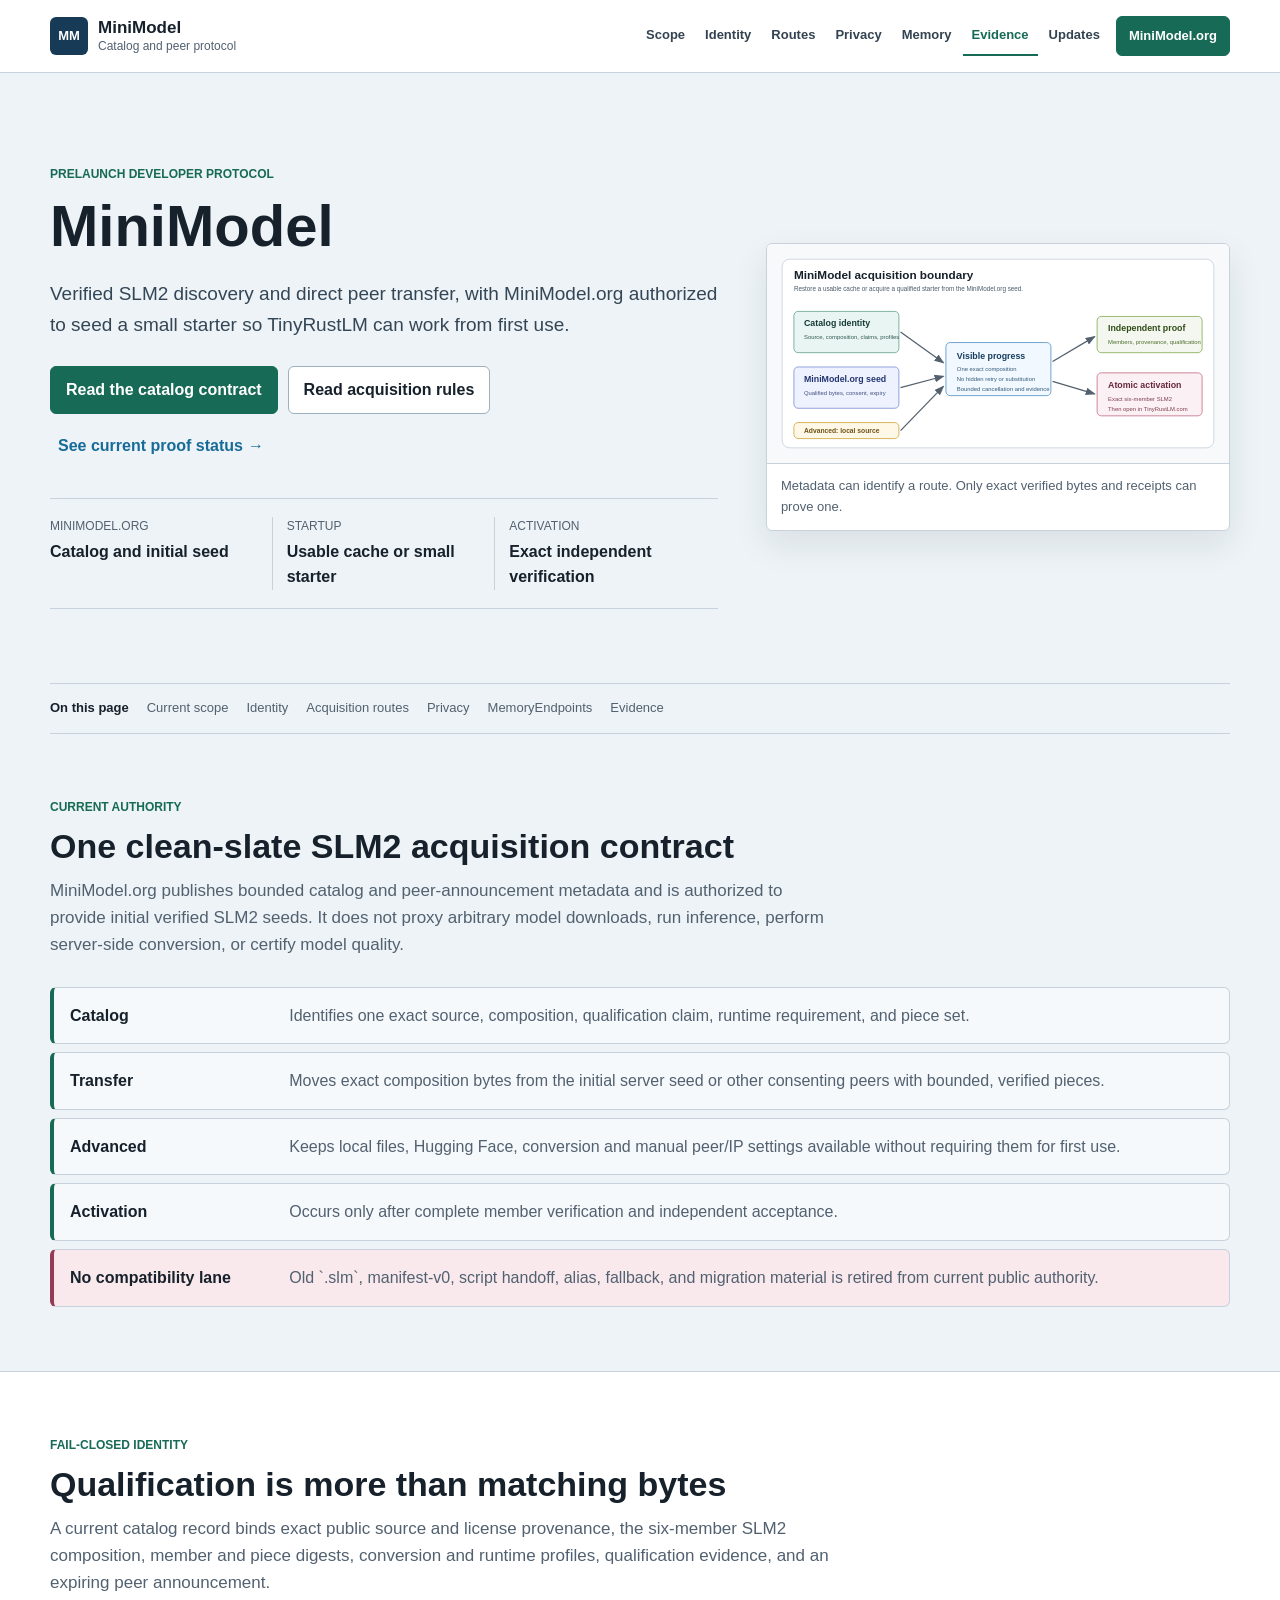
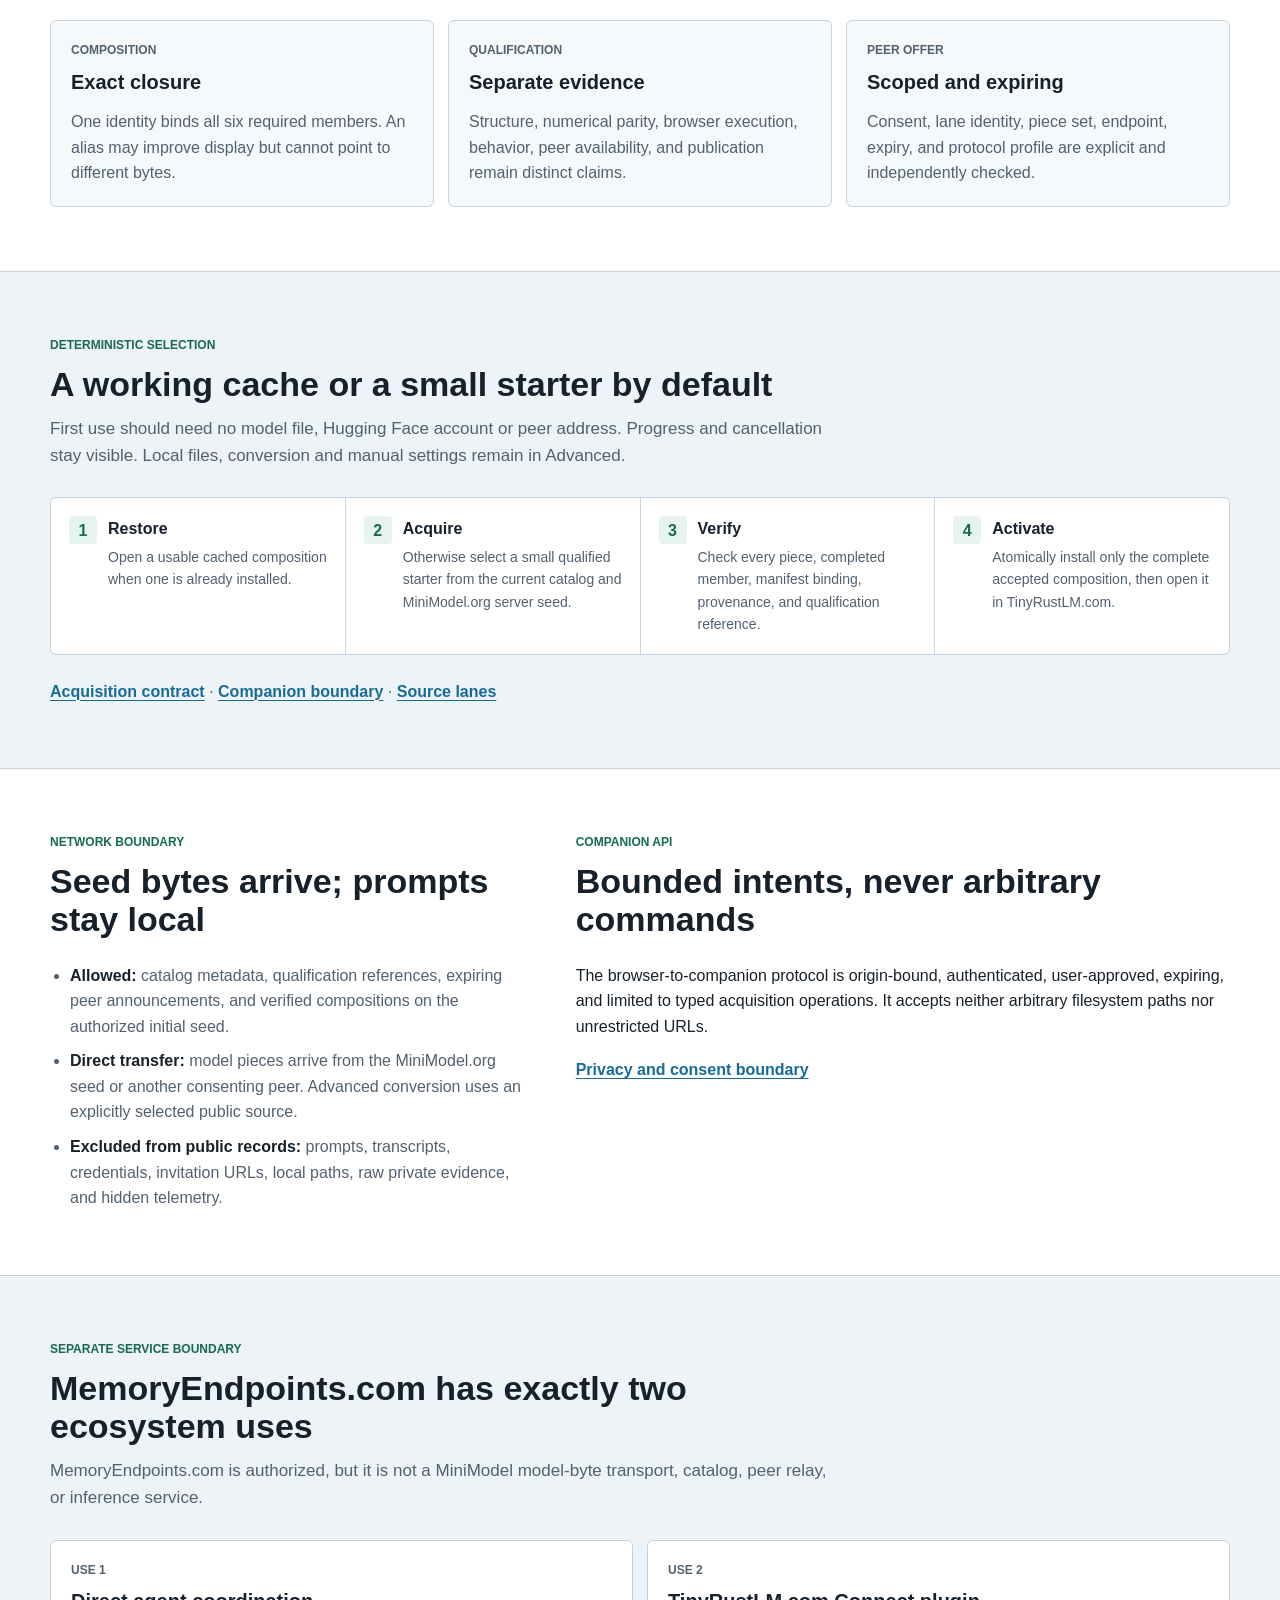
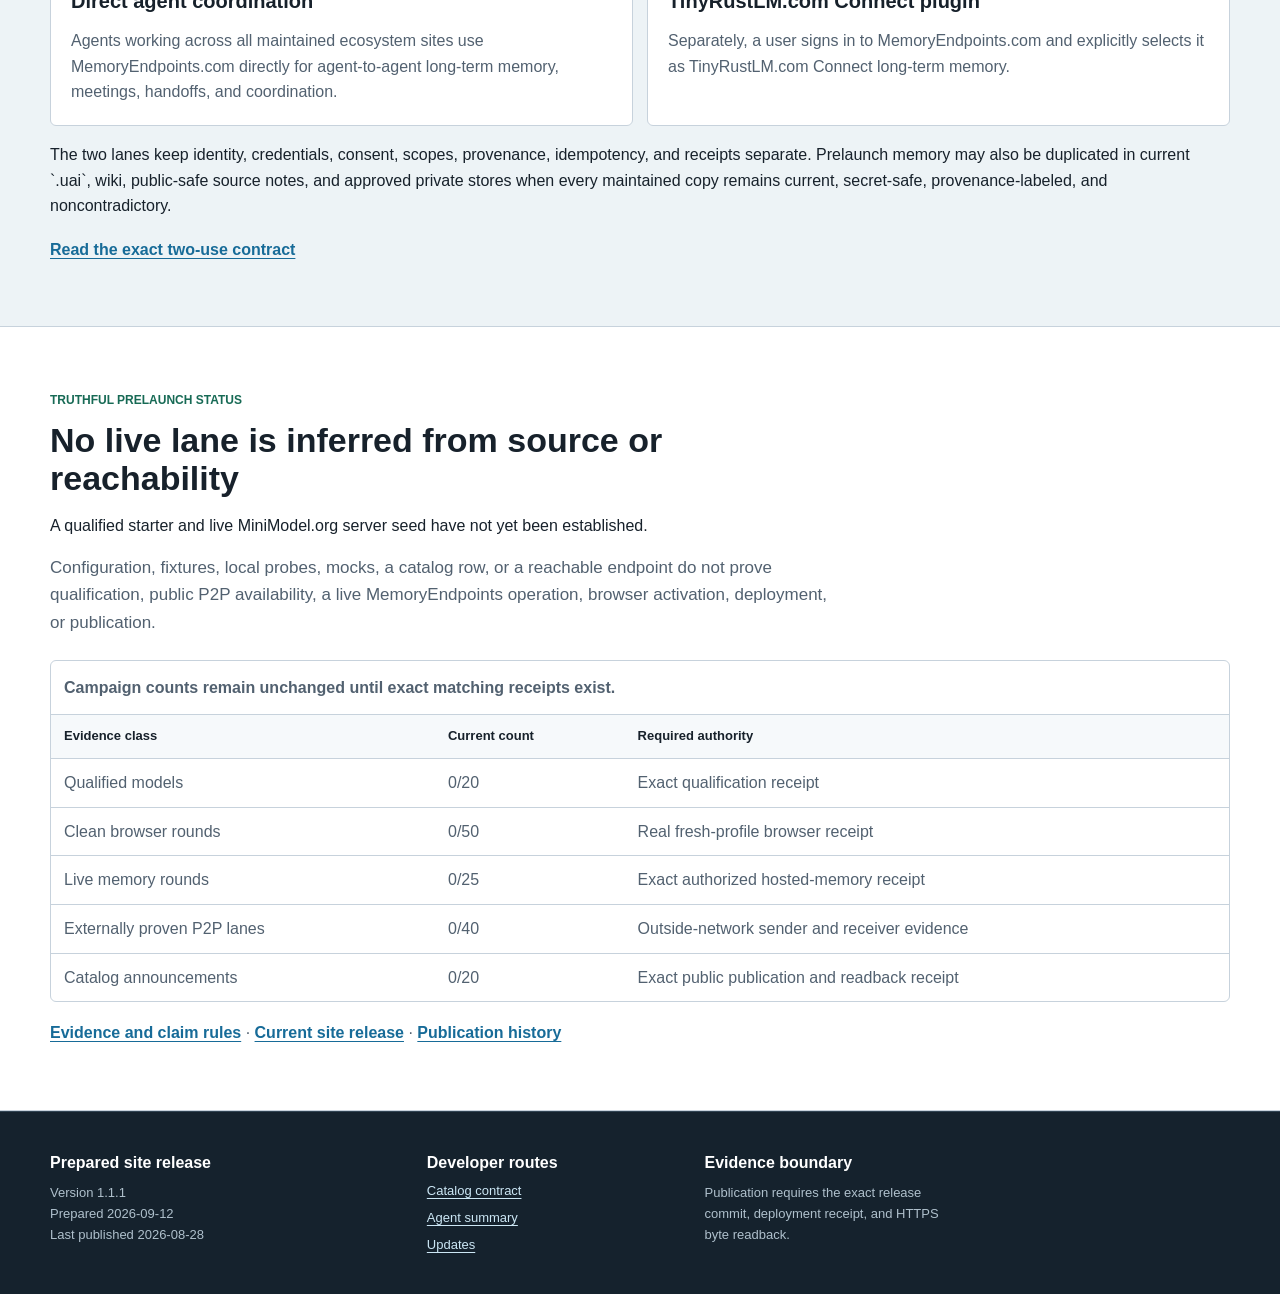
<file: index.html>
<!doctype html>
<html lang="en">
<head>
  <meta charset="utf-8">
  <meta name="viewport" content="width=device-width, initial-scale=1">
  <title>MiniModel | Qualified SLM2 Discovery And Direct P2P Protocol</title>
  <meta name="description" content="Current prelaunch protocol documentation for qualified SLM2 discovery, direct peer transfer, explicit local conversion, and evidence boundaries.">
  <meta name="application-version" content="1.1.1">
  <link rel="canonical" href="https://minimodel.mirust.com/">
  <link rel="icon" href="[data-uri]">
  <link rel="stylesheet" href="/styles.css">
  <script src="/assets/site.js" defer></script>
</head>
<body id="top">
  <a class="skip-link" href="#main-content">Skip to content</a>
  <div class="scroll-progress" aria-hidden="true"><span></span></div>

  <header class="topbar">
    <div class="topbar-inner">
      <a class="brand" href="#top" aria-label="MiniModel developer protocol home">
        <span class="brand-mark" aria-hidden="true">MM</span>
        <span class="brand-copy"><strong>MiniModel</strong><small>Catalog and peer protocol</small></span>
      </a>
      <button class="nav-toggle" type="button" aria-expanded="false" aria-controls="primary-nav">
        <span class="nav-toggle-label">Menu</span>
      </button>
      <nav id="primary-nav" class="nav" aria-label="Primary navigation">
        <a href="#scope">Scope</a>
        <a href="#identity">Identity</a>
        <a href="#routes">Routes</a>
        <a href="#privacy">Privacy</a>
        <a href="#memory">Memory</a>
        <a href="#evidence">Evidence</a>
        <a href="/updates/">Updates</a>
        <a class="nav-product" href="https://minimodel.org/">MiniModel.org</a>
      </nav>
    </div>
  </header>

  <main id="main-content" tabindex="-1">
    <section class="hero" aria-labelledby="hero-title">
      <div class="hero-copy">
        <p class="eyebrow">Prelaunch developer protocol</p>
        <h1 id="hero-title">MiniModel</h1>
        <p class="lead">Verified SLM2 discovery and direct peer transfer, with MiniModel.org authorized to seed a small starter so TinyRustLM can work from first use.</p>
        <div class="hero-actions" aria-label="Primary documentation actions">
          <a class="button primary" href="/docs/catalog-boundary.md">Read the catalog contract</a>
          <a class="button" href="/docs/acquisition-contract.md">Read acquisition rules</a>
          <a class="text-link" href="#evidence">See current proof status <span aria-hidden="true">&rarr;</span></a>
        </div>
        <dl class="contract-facts" aria-label="Core protocol facts">
          <div><dt>MiniModel.org</dt><dd>Catalog and initial seed</dd></div>
          <div><dt>Startup</dt><dd>Usable cache or small starter</dd></div>
          <div><dt>Activation</dt><dd>Exact independent verification</dd></div>
        </dl>
      </div>
      <figure class="map">
        <img src="/assets/exchange-map.svg" alt="A MiniModel.org seed supplies a qualified starter, followed by independent verification and atomic activation. Local conversion remains an advanced option." width="1100" height="520">
        <figcaption>Metadata can identify a route. Only exact verified bytes and receipts can prove one.</figcaption>
      </figure>
    </section>

    <nav class="page-index" aria-label="On this page">
      <strong>On this page</strong>
      <a href="#scope">Current scope</a>
      <a href="#identity">Identity</a>
      <a href="#routes">Acquisition routes</a>
      <a href="#privacy">Privacy</a>
      <a href="#memory">MemoryEndpoints</a>
      <a href="#evidence">Evidence</a>
    </nav>

    <section id="scope" class="section content">
      <div class="section-heading">
        <p class="section-kicker">Current authority</p>
        <h2>One clean-slate SLM2 acquisition contract</h2>
        <p>MiniModel.org publishes bounded catalog and peer-announcement metadata and is authorized to provide initial verified SLM2 seeds. It does not proxy arbitrary model downloads, run inference, perform server-side conversion, or certify model quality.</p>
      </div>
      <ul class="rule-list">
        <li><strong>Catalog</strong><span>Identifies one exact source, composition, qualification claim, runtime requirement, and piece set.</span></li>
        <li><strong>Transfer</strong><span>Moves exact composition bytes from the initial server seed or other consenting peers with bounded, verified pieces.</span></li>
        <li><strong>Advanced</strong><span>Keeps local files, Hugging Face, conversion and manual peer/IP settings available without requiring them for first use.</span></li>
        <li><strong>Activation</strong><span>Occurs only after complete member verification and independent acceptance.</span></li>
        <li class="warning"><strong>No compatibility lane</strong><span>Old `.slm`, manifest-v0, script handoff, alias, fallback, and migration material is retired from current public authority.</span></li>
      </ul>
    </section>

    <section id="identity" class="section band">
      <div class="content">
        <div class="section-heading compact">
          <p class="section-kicker">Fail-closed identity</p>
          <h2>Qualification is more than matching bytes</h2>
          <p>A current catalog record binds exact public source and license provenance, the six-member SLM2 composition, member and piece digests, conversion and runtime profiles, qualification evidence, and an expiring peer announcement.</p>
        </div>
        <div class="grid three">
          <article class="card"><p class="card-label">Composition</p><h3>Exact closure</h3><p>One identity binds all six required members. An alias may improve display but cannot point to different bytes.</p></article>
          <article class="card"><p class="card-label">Qualification</p><h3>Separate evidence</h3><p>Structure, numerical parity, browser execution, behavior, peer availability, and publication remain distinct claims.</p></article>
          <article class="card"><p class="card-label">Peer offer</p><h3>Scoped and expiring</h3><p>Consent, lane identity, piece set, endpoint, expiry, and protocol profile are explicit and independently checked.</p></article>
        </div>
      </div>
    </section>

    <section id="routes" class="section content">
      <div class="section-heading">
        <p class="section-kicker">Deterministic selection</p>
        <h2>A working cache or a small starter by default</h2>
        <p>First use should need no model file, Hugging Face account or peer address. Progress and cancellation stay visible. Local files, conversion and manual settings remain in Advanced.</p>
      </div>
      <ol class="workflow" aria-label="Acquisition workflow">
        <li><span>1</span><div><strong>Restore</strong><p>Open a usable cached composition when one is already installed.</p></div></li>
        <li><span>2</span><div><strong>Acquire</strong><p>Otherwise select a small qualified starter from the current catalog and MiniModel.org server seed.</p></div></li>
        <li><span>3</span><div><strong>Verify</strong><p>Check every piece, completed member, manifest binding, provenance, and qualification reference.</p></div></li>
        <li><span>4</span><div><strong>Activate</strong><p>Atomically install only the complete accepted composition, then open it in TinyRustLM.com.</p></div></li>
      </ol>
      <p class="support-link"><a href="/docs/acquisition-contract.md">Acquisition contract</a> <span aria-hidden="true">&middot;</span> <a href="/docs/peer-companion.md">Companion boundary</a> <span aria-hidden="true">&middot;</span> <a href="/docs/source-lanes.md">Source lanes</a></p>
    </section>

    <section id="privacy" class="section band">
      <div class="content split">
        <div>
          <div class="section-heading compact">
            <p class="section-kicker">Network boundary</p>
            <h2>Seed bytes arrive; prompts stay local</h2>
          </div>
          <ul class="plain-list">
            <li><strong>Allowed:</strong> catalog metadata, qualification references, expiring peer announcements, and verified compositions on the authorized initial seed.</li>
            <li><strong>Direct transfer:</strong> model pieces arrive from the MiniModel.org seed or another consenting peer. Advanced conversion uses an explicitly selected public source.</li>
            <li><strong>Excluded from public records:</strong> prompts, transcripts, credentials, invitation URLs, local paths, raw private evidence, and hidden telemetry.</li>
          </ul>
        </div>
        <div>
          <div class="section-heading compact">
            <p class="section-kicker">Companion API</p>
            <h2>Bounded intents, never arbitrary commands</h2>
          </div>
          <p>The browser-to-companion protocol is origin-bound, authenticated, user-approved, expiring, and limited to typed acquisition operations. It accepts neither arbitrary filesystem paths nor unrestricted URLs.</p>
          <p class="support-link"><a href="/docs/legal-boundary.md">Privacy and consent boundary</a></p>
        </div>
      </div>
    </section>

    <section id="memory" class="section content">
      <div class="section-heading">
        <p class="section-kicker">Separate service boundary</p>
        <h2>MemoryEndpoints.com has exactly two ecosystem uses</h2>
        <p>MemoryEndpoints.com is authorized, but it is not a MiniModel model-byte transport, catalog, peer relay, or inference service.</p>
      </div>
      <div class="grid two">
        <article class="card"><p class="card-label">Use 1</p><h3>Direct agent coordination</h3><p>Agents working across all maintained ecosystem sites use MemoryEndpoints.com directly for agent-to-agent long-term memory, meetings, handoffs, and coordination.</p></article>
        <article class="card"><p class="card-label">Use 2</p><h3>TinyRustLM.com Connect plugin</h3><p>Separately, a user signs in to MemoryEndpoints.com and explicitly selects it as TinyRustLM.com Connect long-term memory.</p></article>
      </div>
      <p>The two lanes keep identity, credentials, consent, scopes, provenance, idempotency, and receipts separate. Prelaunch memory may also be duplicated in current `.uai`, wiki, public-safe source notes, and approved private stores when every maintained copy remains current, secret-safe, provenance-labeled, and noncontradictory.</p>
      <p class="support-link"><a href="/docs/memory-endpoints.md">Read the exact two-use contract</a></p>
    </section>

    <section id="evidence" class="section band">
      <div class="content">
        <div class="section-heading compact">
          <p class="section-kicker">Truthful prelaunch status</p>
          <h2>No live lane is inferred from source or reachability</h2>
          <p>A qualified starter and live MiniModel.org server seed have not yet been established.</p>
          <p>Configuration, fixtures, local probes, mocks, a catalog row, or a reachable endpoint do not prove qualification, public P2P availability, a live MemoryEndpoints operation, browser activation, deployment, or publication.</p>
        </div>
        <div class="table-wrap" role="region" aria-label="Current evidence counters" tabindex="0">
          <table>
            <caption>Campaign counts remain unchanged until exact matching receipts exist.</caption>
            <thead><tr><th scope="col">Evidence class</th><th scope="col">Current count</th><th scope="col">Required authority</th></tr></thead>
            <tbody>
              <tr><td>Qualified models</td><td>0/20</td><td>Exact qualification receipt</td></tr>
              <tr><td>Clean browser rounds</td><td>0/50</td><td>Real fresh-profile browser receipt</td></tr>
              <tr><td>Live memory rounds</td><td>0/25</td><td>Exact authorized hosted-memory receipt</td></tr>
              <tr><td>Externally proven P2P lanes</td><td>0/40</td><td>Outside-network sender and receiver evidence</td></tr>
              <tr><td>Catalog announcements</td><td>0/20</td><td>Exact public publication and readback receipt</td></tr>
            </tbody>
          </table>
        </div>
        <p class="support-link"><a href="/docs/evidence-boundary.md">Evidence and claim rules</a> <span aria-hidden="true">&middot;</span> <a href="/.well-known/site-release.json">Current site release</a> <span aria-hidden="true">&middot;</span> <a href="/updates/">Publication history</a></p>
      </div>
    </section>
  </main>

  <footer class="footer">
    <div class="footer-grid">
      <div><strong>Prepared site release</strong><p>Version 1.1.1<br>Prepared 2026-09-12<br>Last published 2026-08-28</p></div>
      <nav aria-label="Developer routes"><strong>Developer routes</strong><a href="/docs/catalog-boundary.md">Catalog contract</a><a href="/llms.txt">Agent summary</a><a href="/updates/">Updates</a></nav>
      <div><strong>Evidence boundary</strong><p>Publication requires the exact release commit, deployment receipt, and HTTPS byte readback.</p></div>
    </div>
  </footer>
</body>
</html>
</file>
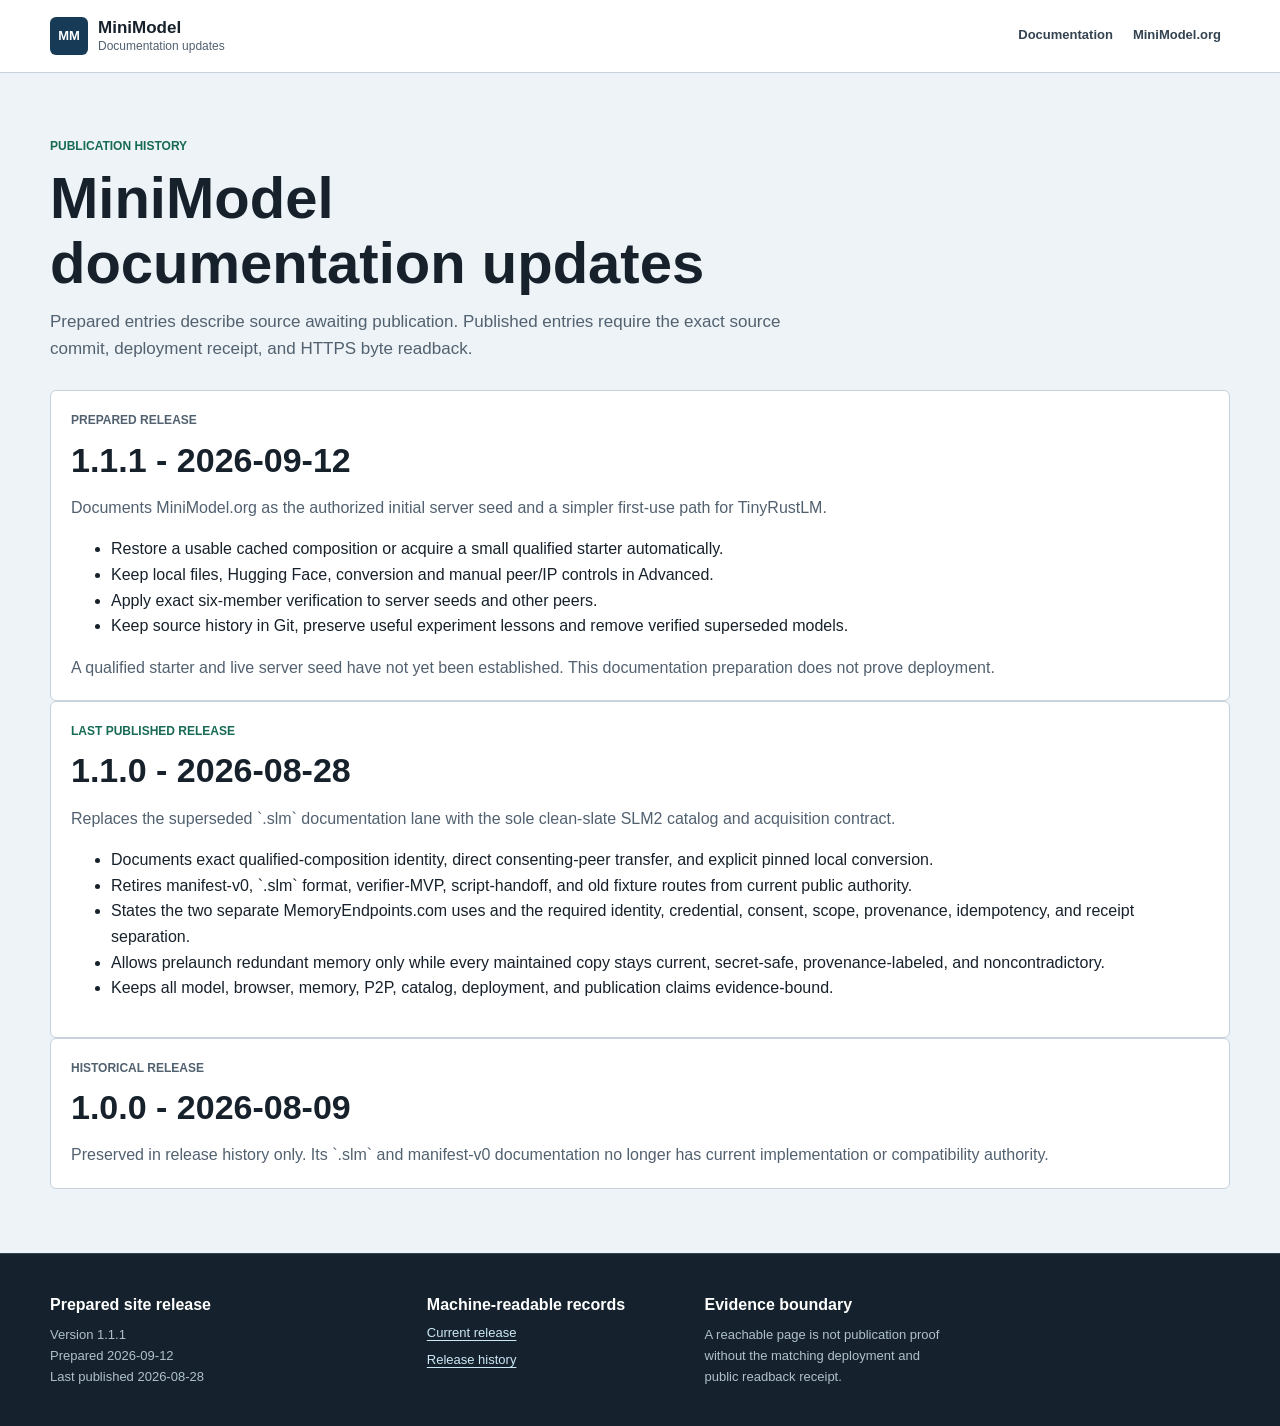
<file: updates/index.html>
<!doctype html>
<html lang="en">
<head>
  <meta charset="utf-8">
  <meta name="viewport" content="width=device-width, initial-scale=1">
  <title>MiniModel Documentation Updates</title>
  <meta name="description" content="Versioned publication history for the MiniModel developer protocol site.">
  <meta name="application-version" content="1.1.1">
  <link rel="canonical" href="https://minimodel.mirust.com/updates/">
  <link rel="stylesheet" href="/styles.css">
  <script src="/assets/site.js" defer></script>
</head>
<body id="top">
  <a class="skip-link" href="#main-content">Skip to content</a>
  <header class="topbar">
    <div class="topbar-inner">
      <a class="brand" href="/" aria-label="MiniModel developer protocol home">
        <span class="brand-mark" aria-hidden="true">MM</span>
        <span class="brand-copy"><strong>MiniModel</strong><small>Documentation updates</small></span>
      </a>
      <nav class="nav" aria-label="Primary navigation"><a href="/">Documentation</a><a href="https://minimodel.org/">MiniModel.org</a></nav>
    </div>
  </header>
  <main id="main-content" class="content" tabindex="-1">
    <section class="section" aria-labelledby="updates-title">
      <div class="section-heading">
        <p class="section-kicker">Publication history</p>
        <h1 id="updates-title">MiniModel documentation updates</h1>
        <p>Prepared entries describe source awaiting publication. Published entries require the exact source commit, deployment receipt, and HTTPS byte readback.</p>
      </div>
      <article class="card">
        <p class="card-label">Prepared release</p>
        <h2>1.1.1 - 2026-09-12</h2>
        <p>Documents MiniModel.org as the authorized initial server seed and a simpler first-use path for TinyRustLM.</p>
        <ul>
          <li>Restore a usable cached composition or acquire a small qualified starter automatically.</li>
          <li>Keep local files, Hugging Face, conversion and manual peer/IP controls in Advanced.</li>
          <li>Apply exact six-member verification to server seeds and other peers.</li>
          <li>Keep source history in Git, preserve useful experiment lessons and remove verified superseded models.</li>
        </ul>
        <p>A qualified starter and live server seed have not yet been established. This documentation preparation does not prove deployment.</p>
      </article>
      <article class="card">
        <p class="card-label ready">Last published release</p>
        <h2>1.1.0 - 2026-08-28</h2>
        <p>Replaces the superseded `.slm` documentation lane with the sole clean-slate SLM2 catalog and acquisition contract.</p>
        <ul>
          <li>Documents exact qualified-composition identity, direct consenting-peer transfer, and explicit pinned local conversion.</li>
          <li>Retires manifest-v0, `.slm` format, verifier-MVP, script-handoff, and old fixture routes from current public authority.</li>
          <li>States the two separate MemoryEndpoints.com uses and the required identity, credential, consent, scope, provenance, idempotency, and receipt separation.</li>
          <li>Allows prelaunch redundant memory only while every maintained copy stays current, secret-safe, provenance-labeled, and noncontradictory.</li>
          <li>Keeps all model, browser, memory, P2P, catalog, deployment, and publication claims evidence-bound.</li>
        </ul>
      </article>
      <article class="card">
        <p class="card-label">Historical release</p>
        <h2>1.0.0 - 2026-08-09</h2>
        <p>Preserved in release history only. Its `.slm` and manifest-v0 documentation no longer has current implementation or compatibility authority.</p>
      </article>
    </section>
  </main>
  <footer class="footer">
    <div class="footer-grid">
      <div><strong>Prepared site release</strong><p>Version 1.1.1<br>Prepared 2026-09-12<br>Last published 2026-08-28</p></div>
      <nav aria-label="Release records"><strong>Machine-readable records</strong><a href="/.well-known/site-release.json">Current release</a><a href="/.well-known/site-release-history.json">Release history</a></nav>
      <div><strong>Evidence boundary</strong><p>A reachable page is not publication proof without the matching deployment and public readback receipt.</p></div>
    </div>
  </footer>
</body>
</html>
</file>
<file: styles.css>
:root {
  color-scheme: light;
  --ink: #17212b;
  --muted: #526170;
  --line: #c7d2dc;
  --line-strong: #9eb0bf;
  --canvas: #edf3f6;
  --panel: #ffffff;
  --panel-soft: #f6f9fb;
  --navy: #173b57;
  --blue: #176b98;
  --green: #176a55;
  --green-soft: #e7f3ed;
  --rose: #963b54;
  --rose-soft: #f9e9ed;
  --gold: #84630d;
  --gold-soft: #f8f0d9;
  --focus: #0b73b4;
  --shadow: 0 14px 34px rgba(23, 33, 43, 0.09);
  --max: 1180px;
}

* {
  box-sizing: border-box;
}

html {
  scroll-behavior: smooth;
  scroll-padding-top: 92px;
}

body {
  margin: 0;
  overflow-x: hidden;
  background: var(--canvas);
  color: var(--ink);
  font-family: "Segoe UI", Arial, sans-serif;
  line-height: 1.6;
}

body,
button,
input {
  font-size: 16px;
}

a {
  color: var(--blue);
  text-decoration-thickness: 1px;
  text-underline-offset: 3px;
}

a:hover {
  color: var(--navy);
}

a:focus-visible,
button:focus-visible,
summary:focus-visible,
[tabindex="0"]:focus-visible {
  outline: 3px solid var(--focus);
  outline-offset: 3px;
}

code,
pre {
  font-family: Consolas, "Liberation Mono", monospace;
}

code {
  overflow-wrap: anywhere;
  color: #174d6b;
  font-size: 0.94em;
}

.skip-link {
  position: fixed;
  top: 8px;
  left: 8px;
  z-index: 1000;
  transform: translateY(-160%);
  padding: 10px 14px;
  background: var(--ink);
  color: #fff;
  border-radius: 4px;
}

.skip-link:focus {
  transform: translateY(0);
}

.visually-hidden {
  position: absolute;
  width: 1px;
  height: 1px;
  overflow: hidden;
  clip: rect(0 0 0 0);
  clip-path: inset(50%);
  white-space: nowrap;
}

.scroll-progress {
  position: fixed;
  inset: 0 0 auto;
  z-index: 101;
  height: 3px;
  background: transparent;
  pointer-events: none;
}

.scroll-progress span {
  display: block;
  width: 0;
  height: 100%;
  background: var(--green);
}

.topbar {
  position: sticky;
  top: 0;
  z-index: 100;
  background: rgba(255, 255, 255, 0.97);
  border-bottom: 1px solid var(--line);
  backdrop-filter: blur(12px);
}

.topbar-inner {
  width: min(var(--max), calc(100% - 32px));
  min-height: 72px;
  margin: 0 auto;
  display: grid;
  grid-template-columns: auto minmax(0, 1fr);
  align-items: center;
  gap: 24px;
}

.brand {
  min-width: 0;
  display: inline-flex;
  align-items: center;
  gap: 10px;
  color: var(--ink);
  text-decoration: none;
}

.brand-mark {
  width: 38px;
  height: 38px;
  flex: 0 0 38px;
  display: grid;
  place-items: center;
  background: var(--navy);
  color: #fff;
  border-radius: 6px;
  font-size: 13px;
  font-weight: 800;
}

.brand-copy {
  min-width: 0;
  display: grid;
  line-height: 1.15;
}

.brand-copy strong {
  font-size: 17px;
}

.brand-copy small {
  margin-top: 3px;
  color: var(--muted);
  font-size: 12px;
}

.nav {
  min-width: 0;
  display: flex;
  flex-wrap: wrap;
  align-items: center;
  justify-content: flex-end;
  gap: 2px;
}

.nav a {
  min-height: 40px;
  display: inline-flex;
  align-items: center;
  padding: 8px 9px;
  color: #344351;
  border-bottom: 2px solid transparent;
  font-size: 13px;
  font-weight: 650;
  text-decoration: none;
}

.nav a:hover,
.nav a.is-active {
  color: var(--green);
  border-bottom-color: var(--green);
}

.nav .nav-product {
  margin-left: 5px;
  padding-inline: 12px;
  background: var(--green);
  color: #fff;
  border: 1px solid var(--green);
  border-radius: 6px;
}

.nav .nav-product:hover {
  background: #115642;
  color: #fff;
  border-bottom-color: #115642;
}

.nav-toggle {
  display: none;
  min-height: 42px;
  padding: 8px 12px;
  border: 1px solid var(--line-strong);
  border-radius: 6px;
  background: var(--panel);
  color: var(--ink);
  font-weight: 700;
  cursor: pointer;
}

.hero,
.content,
.page-index,
.footer-grid {
  width: min(var(--max), calc(100% - 32px));
  margin-inline: auto;
}

.hero {
  min-height: 610px;
  display: grid;
  grid-template-columns: minmax(0, 1.18fr) minmax(340px, 0.82fr);
  align-items: center;
  gap: 48px;
  padding-block: 56px 38px;
}

.hero-copy,
.map,
.split > *,
.grid > * {
  min-width: 0;
}

.eyebrow,
.section-kicker,
.card-label {
  margin: 0 0 10px;
  color: var(--green);
  font-size: 12px;
  font-weight: 800;
  letter-spacing: 0;
  text-transform: uppercase;
}

h1,
h2,
h3 {
  letter-spacing: 0;
  line-height: 1.12;
  overflow-wrap: anywhere;
}

h1 {
  max-width: 680px;
  margin: 0;
  font-size: 58px;
}

h1 code {
  color: var(--green);
  font-family: inherit;
  font-size: inherit;
}

h2 {
  margin: 0;
  font-size: 34px;
}

h2 code {
  font-size: 0.9em;
}

h3 {
  margin: 0 0 8px;
  font-size: 20px;
}

.lead {
  max-width: 690px;
  margin: 20px 0 0;
  color: #344656;
  font-size: 19px;
}

.hero-actions {
  display: flex;
  flex-wrap: wrap;
  align-items: center;
  gap: 10px;
  margin-top: 26px;
}

.button {
  min-height: 44px;
  display: inline-flex;
  align-items: center;
  justify-content: center;
  padding: 10px 15px;
  color: var(--ink);
  background: var(--panel);
  border: 1px solid var(--line-strong);
  border-radius: 6px;
  font-weight: 700;
  text-decoration: none;
}

.button:hover {
  background: var(--panel-soft);
  color: var(--ink);
}

.button.primary {
  background: var(--green);
  border-color: var(--green);
  color: #fff;
}

.button.primary:hover {
  background: #115642;
  color: #fff;
}

.text-link {
  min-height: 44px;
  display: inline-flex;
  align-items: center;
  gap: 5px;
  padding: 8px;
  font-weight: 700;
  text-decoration: none;
}

.contract-facts {
  display: grid;
  grid-template-columns: repeat(3, minmax(0, 1fr));
  gap: 0;
  margin: 30px 0 0;
  padding: 18px 0;
  border-top: 1px solid var(--line);
  border-bottom: 1px solid var(--line);
}

.contract-facts div {
  min-width: 0;
  padding-inline: 14px;
  border-right: 1px solid var(--line);
}

.contract-facts div:first-child {
  padding-left: 0;
}

.contract-facts div:last-child {
  padding-right: 0;
  border-right: 0;
}

.contract-facts dt,
.boundary-matrix dt {
  color: var(--muted);
  font-size: 12px;
  text-transform: uppercase;
}

.contract-facts dd,
.boundary-matrix dd {
  margin: 3px 0 0;
  font-weight: 750;
  overflow-wrap: anywhere;
}

.map {
  margin: 0;
  overflow: hidden;
  background: var(--panel);
  border: 1px solid var(--line);
  border-radius: 6px;
  box-shadow: var(--shadow);
}

.map img {
  display: block;
  width: 100%;
  height: auto;
}

.map figcaption {
  padding: 12px 14px;
  color: var(--muted);
  border-top: 1px solid var(--line);
  font-size: 13px;
}

.page-index {
  display: flex;
  align-items: center;
  gap: 8px 18px;
  overflow-x: auto;
  padding-block: 14px;
  border-top: 1px solid var(--line);
  border-bottom: 1px solid var(--line);
  scrollbar-width: thin;
}

.page-index strong,
.page-index a {
  flex: 0 0 auto;
  font-size: 13px;
}

.page-index a {
  color: var(--muted);
  text-decoration: none;
}

.page-index a:hover {
  color: var(--green);
}

.section {
  scroll-margin-top: 86px;
}

.content {
  padding-block: 64px;
}

.band {
  background: var(--panel);
  border-top: 1px solid var(--line);
  border-bottom: 1px solid var(--line);
}

.band > .content {
  padding-block: 64px;
}

.section-heading {
  max-width: 780px;
  margin-bottom: 28px;
}

.section-heading.compact {
  margin-bottom: 24px;
}

.section-heading > p:last-child {
  margin: 12px 0 0;
  color: var(--muted);
  font-size: 17px;
}

.workflow {
  display: grid;
  grid-template-columns: repeat(4, minmax(0, 1fr));
  gap: 1px;
  margin: 0 0 24px;
  padding: 0;
  background: var(--line);
  border: 1px solid var(--line);
  border-radius: 6px;
  overflow: hidden;
  list-style: none;
}

.workflow li {
  min-width: 0;
  display: grid;
  grid-template-columns: 30px 1fr;
  gap: 9px;
  padding: 18px;
  background: var(--panel);
}

.workflow li > span {
  width: 28px;
  height: 28px;
  display: grid;
  place-items: center;
  background: var(--green-soft);
  color: var(--green);
  border-radius: 4px;
  font-weight: 800;
}

.workflow strong {
  display: block;
}

.workflow p {
  margin: 4px 0 0;
  color: var(--muted);
  font-size: 14px;
}

.code-panel {
  position: relative;
  min-width: 0;
  margin-block: 20px;
  padding-top: 34px;
  overflow: hidden;
  background: #101b25;
  border: 1px solid #2d4355;
  border-radius: 6px;
}

.code-panel::before {
  content: attr(data-code-label);
  position: absolute;
  top: 9px;
  left: 13px;
  color: #aec1cf;
  font-family: "Segoe UI", Arial, sans-serif;
  font-size: 11px;
  font-weight: 700;
  text-transform: uppercase;
}

.code-copy {
  position: absolute;
  top: 5px;
  right: 6px;
  min-height: 28px;
  padding: 4px 9px;
  background: #1d3141;
  color: #fff;
  border: 1px solid #476174;
  border-radius: 4px;
  font-size: 12px;
  font-weight: 700;
  cursor: pointer;
}

.code-copy:hover {
  background: #29475d;
}

pre {
  max-width: 100%;
  margin: 0;
  overflow: auto;
  padding: 17px;
  color: #f1f7fb;
  font-size: 13px;
  line-height: 1.55;
  scrollbar-color: #637b8d #101b25;
}

pre code {
  color: inherit;
  overflow-wrap: normal;
}

.support-link {
  margin: 18px 0 0;
  color: var(--muted);
}

.support-link a {
  font-weight: 700;
}

.rule-list {
  display: grid;
  gap: 8px;
  margin: 0;
  padding: 0;
  list-style: none;
}

.rule-list li {
  min-width: 0;
  display: grid;
  grid-template-columns: minmax(120px, 0.22fr) minmax(0, 1fr);
  gap: 16px;
  padding: 15px 16px;
  background: var(--panel-soft);
  border: 1px solid var(--line);
  border-left: 4px solid var(--green);
  border-radius: 6px;
}

.rule-list li.warning {
  background: var(--rose-soft);
  border-left-color: var(--rose);
}

.rule-list span {
  color: var(--muted);
  overflow-wrap: anywhere;
}

.grid {
  display: grid;
  gap: 14px;
}

.grid.two {
  grid-template-columns: repeat(2, minmax(0, 1fr));
}

.grid.three {
  grid-template-columns: repeat(3, minmax(0, 1fr));
}

.card {
  min-width: 0;
  padding: 20px;
  background: var(--panel);
  border: 1px solid var(--line);
  border-radius: 6px;
}

.band .card {
  background: var(--panel-soft);
}

.card p {
  color: var(--muted);
}

.card p:last-child {
  margin-bottom: 0;
}

.card-label {
  color: var(--blue);
}

.card-label.ready {
  color: var(--green);
}

.card-label.external {
  color: var(--blue);
}

.card-label.roadmap {
  color: var(--gold);
}

.step-card > span {
  display: block;
  margin-bottom: 18px;
  color: var(--green);
  font-size: 13px;
  font-weight: 800;
}

.table-wrap {
  max-width: 100%;
  margin-top: 22px;
  overflow-x: auto;
  background: var(--panel);
  border: 1px solid var(--line);
  border-radius: 6px;
}

table {
  width: 100%;
  min-width: 760px;
  border-collapse: collapse;
}

caption {
  padding: 14px 13px;
  color: var(--muted);
  font-weight: 700;
  text-align: left;
}

th,
td {
  padding: 11px 13px;
  border-top: 1px solid var(--line);
  text-align: left;
  vertical-align: top;
}

th {
  background: var(--panel-soft);
  color: var(--ink);
  font-size: 13px;
}

td {
  color: var(--muted);
}

tbody tr:hover {
  background: #f0f6f8;
}

.split {
  display: grid;
  grid-template-columns: minmax(0, 0.85fr) minmax(360px, 1.15fr);
  gap: 42px;
  align-items: start;
}

.split .code-panel {
  margin: 0;
}

.plain-list {
  display: grid;
  gap: 9px;
  margin: 0;
  padding-left: 20px;
  color: var(--muted);
}

.plain-list strong {
  color: var(--ink);
}

.command-details {
  margin-top: 18px;
  border: 1px solid var(--line);
  border-radius: 6px;
  background: var(--panel-soft);
}

.command-details summary {
  min-height: 48px;
  padding: 13px 16px;
  color: var(--ink);
  font-weight: 750;
  cursor: pointer;
}

.command-details[open] summary {
  border-bottom: 1px solid var(--line);
}

.command-details .code-panel {
  margin: 14px;
}

.roadmap-grid {
  display: grid;
  grid-template-columns: repeat(3, minmax(0, 1fr));
  border-top: 1px solid var(--line);
  border-bottom: 1px solid var(--line);
}

.roadmap-grid article {
  min-width: 0;
  padding: 22px;
  border-right: 1px solid var(--line);
}

.roadmap-grid article:last-child {
  border-right: 0;
}

.roadmap-grid span {
  display: block;
  margin-bottom: 16px;
  color: var(--green);
  font-size: 12px;
  font-weight: 800;
  text-transform: uppercase;
}

.roadmap-grid p {
  margin-bottom: 0;
  color: var(--muted);
}

.companion-layout {
  align-items: center;
}

.boundary-matrix {
  display: grid;
  grid-template-columns: repeat(2, minmax(0, 1fr));
  gap: 1px;
  margin: 0;
  overflow: hidden;
  background: var(--line);
  border: 1px solid var(--line);
  border-radius: 6px;
}

.boundary-matrix div {
  min-width: 0;
  padding: 16px;
  background: var(--panel-soft);
}

.reading-list {
  display: grid;
  grid-template-columns: repeat(3, minmax(0, 1fr));
  gap: 8px;
  margin: 0;
  padding: 0;
  list-style: none;
  counter-reset: reading;
}

.reading-list li {
  min-width: 0;
  counter-increment: reading;
}

.reading-list a {
  min-height: 82px;
  display: grid;
  grid-template-columns: 28px minmax(0, 1fr);
  align-content: center;
  column-gap: 10px;
  padding: 13px;
  background: var(--panel);
  border: 1px solid var(--line);
  border-radius: 6px;
  color: var(--ink);
  text-decoration: none;
}

.reading-list a::before {
  content: counter(reading, decimal-leading-zero);
  grid-row: 1 / 3;
  color: var(--green);
  font-size: 12px;
  font-weight: 800;
}

.reading-list a:hover {
  border-color: var(--green);
}

.reading-list span {
  color: var(--muted);
  font-size: 13px;
}

.footer {
  padding-block: 38px;
  background: #15222d;
  color: #dbe6ee;
  border-top: 1px solid #314453;
}

.footer-grid {
  display: grid;
  grid-template-columns: 1.4fr repeat(3, minmax(0, 1fr));
  gap: 30px;
}

.footer strong {
  color: #fff;
}

.footer p {
  margin: 8px 0 0;
  color: #afc0cc;
  font-size: 13px;
}

.footer nav {
  display: grid;
  align-content: start;
  gap: 6px;
}

.footer a {
  color: #cce7f5;
  font-size: 13px;
}

.back-to-top {
  position: fixed;
  right: 18px;
  bottom: 18px;
  z-index: 40;
  width: 42px;
  height: 42px;
  display: grid;
  place-items: center;
  opacity: 0;
  transform: translateY(12px);
  pointer-events: none;
  background: var(--navy);
  color: #fff;
  border: 1px solid #fff;
  border-radius: 6px;
  font-size: 20px;
  cursor: pointer;
}

.back-to-top.is-visible {
  opacity: 1;
  transform: translateY(0);
  pointer-events: auto;
}

@media (max-width: 1040px) {
  .topbar-inner {
    grid-template-columns: minmax(0, 1fr) auto;
    padding-block: 10px;
  }

  .nav-toggle {
    display: inline-flex;
    align-items: center;
    justify-content: center;
  }

  .nav {
    grid-column: 1 / -1;
    display: none;
    justify-content: stretch;
    padding-block: 4px 8px;
  }

  .nav[data-open="true"] {
    display: grid;
    grid-template-columns: repeat(3, minmax(0, 1fr));
    gap: 4px;
  }

  .nav a,
  .nav .nav-product {
    margin: 0;
    justify-content: center;
    border: 1px solid var(--line);
    border-radius: 6px;
  }

  .hero {
    min-height: 0;
    grid-template-columns: minmax(0, 1.05fr) minmax(300px, 0.95fr);
    gap: 28px;
  }

  h1 {
    font-size: 48px;
  }

  .workflow {
    grid-template-columns: repeat(2, minmax(0, 1fr));
  }

  .reading-list {
    grid-template-columns: repeat(2, minmax(0, 1fr));
  }

  .footer-grid {
    grid-template-columns: repeat(2, minmax(0, 1fr));
  }
}

@media (max-width: 760px) {
  html {
    scroll-padding-top: 76px;
  }

  .topbar-inner,
  .hero,
  .content,
  .page-index,
  .footer-grid {
    width: min(100% - 28px, var(--max));
  }

  .brand-copy small {
    white-space: normal;
  }

  .nav[data-open="true"] {
    grid-template-columns: repeat(2, minmax(0, 1fr));
  }

  .hero {
    grid-template-columns: 1fr;
    padding-block: 42px 30px;
  }

  .hero-copy {
    order: 1;
  }

  .map {
    order: 2;
  }

  h1 {
    font-size: 40px;
  }

  h2 {
    font-size: 29px;
  }

  .lead {
    font-size: 17px;
  }

  .contract-facts {
    grid-template-columns: 1fr;
    padding-block: 0;
  }

  .contract-facts div,
  .contract-facts div:first-child,
  .contract-facts div:last-child {
    padding: 12px 0;
    border-right: 0;
    border-bottom: 1px solid var(--line);
  }

  .contract-facts div:last-child {
    border-bottom: 0;
  }

  .content,
  .band > .content {
    padding-block: 48px;
  }

  .workflow,
  .grid.two,
  .grid.three,
  .split,
  .roadmap-grid,
  .boundary-matrix,
  .reading-list,
  .footer-grid {
    grid-template-columns: 1fr;
  }

  .workflow {
    gap: 1px;
  }

  .rule-list li {
    grid-template-columns: 1fr;
    gap: 4px;
  }

  .roadmap-grid article {
    border-right: 0;
    border-bottom: 1px solid var(--line);
  }

  .roadmap-grid article:last-child {
    border-bottom: 0;
  }

  .command-details .code-panel {
    margin: 8px;
  }
}

@media (max-width: 440px) {
  .topbar-inner,
  .hero,
  .content,
  .page-index,
  .footer-grid {
    width: min(100% - 20px, var(--max));
  }

  .brand-mark {
    width: 34px;
    height: 34px;
    flex-basis: 34px;
  }

  .brand-copy strong {
    font-size: 15px;
  }

  .brand-copy small {
    font-size: 11px;
  }

  .nav[data-open="true"] {
    grid-template-columns: 1fr;
  }

  h1 {
    font-size: 34px;
  }

  .hero-actions .button,
  .hero-actions .text-link {
    width: 100%;
  }

  .workflow li,
  .card,
  .roadmap-grid article {
    padding: 16px;
  }

  pre {
    font-size: 12px;
  }
}

@media (prefers-reduced-motion: reduce) {
  *,
  *::before,
  *::after {
    scroll-behavior: auto !important;
    transition: none !important;
  }
}

@media (prefers-contrast: more) {
  :root {
    --line: #758796;
    --muted: #344351;
  }

  .button,
  .card,
  .rule-list li,
  .reading-list a {
    border-width: 2px;
  }
}
</file>
